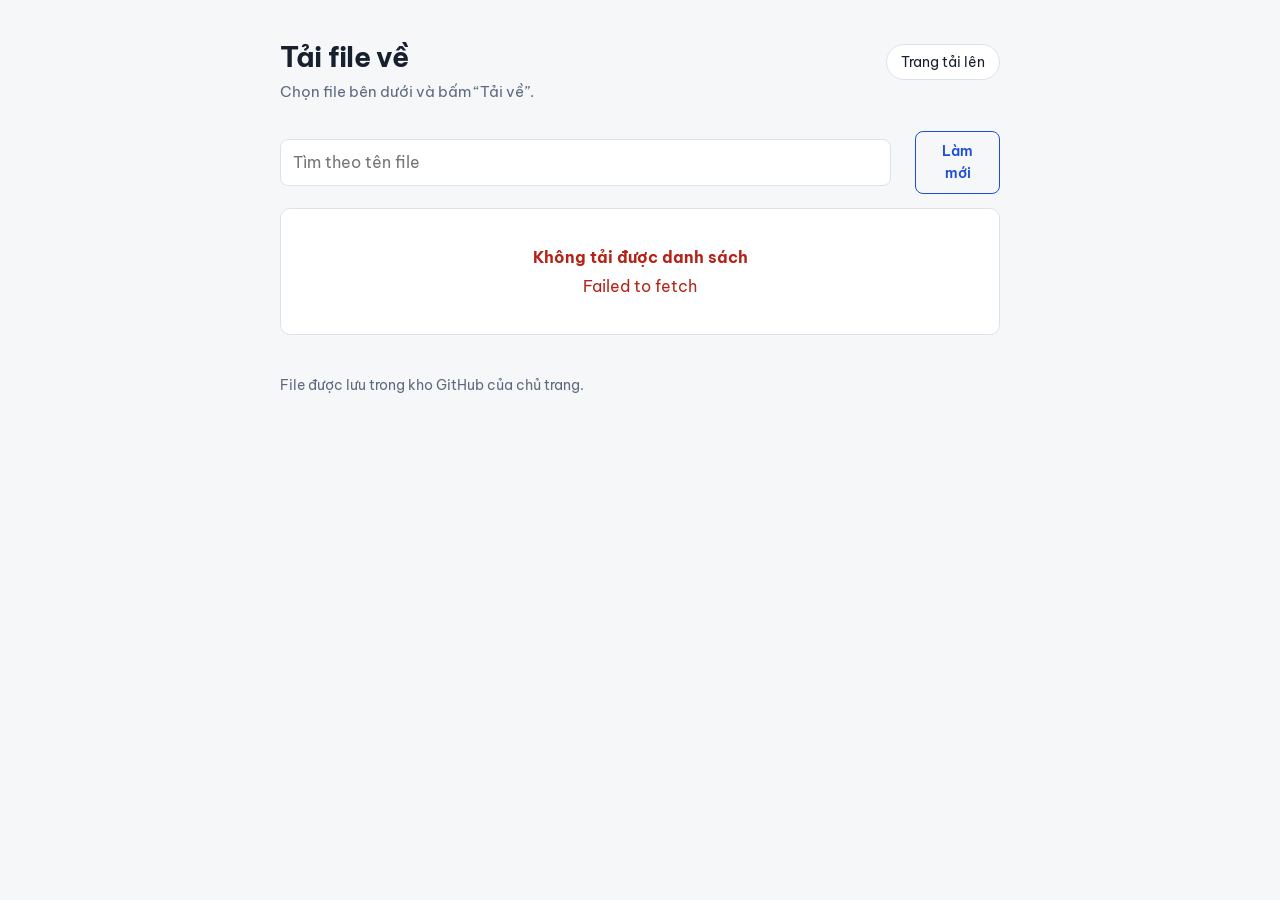
<file: index.html>
<!DOCTYPE html>
<html lang="vi">
<head>
<meta charset="utf-8">
<meta name="viewport" content="width=device-width, initial-scale=1">
<title>Tải file về</title>
<link rel="preconnect" href="https://fonts.googleapis.com">
<link rel="preconnect" href="https://fonts.gstatic.com" crossorigin>
<link href="https://fonts.googleapis.com/css2?family=Be+Vietnam+Pro:wght@400;600;700&display=swap" rel="stylesheet">
<link rel="stylesheet" href="style.css">
<style>
  .tools{display:flex; gap:12px; align-items:center; margin-bottom:14px}
  .count{white-space:nowrap; font-size:.9rem}
  .list{list-style:none; margin:0; padding:0}
  .item{display:flex; align-items:center; gap:14px; padding:14px 16px; border-bottom:1px solid var(--line)}
  .item:last-child{border-bottom:0}
  .ext{flex:0 0 auto; min-width:46px; text-align:center; font-weight:700; font-size:.75rem;
       background:var(--accent-soft); color:var(--accent); border-radius:6px; padding:8px 6px}
  .meta{flex:1; min-width:0}
  .name{font-weight:600; overflow-wrap:anywhere}
  .size{font-size:.85rem; color:var(--muted)}
  .state{padding:36px 20px; text-align:center}
  .state strong{display:block; margin-bottom:4px}
  .err{color:var(--err)}
</style>
</head>
<body>
<div class="wrap">
  <header class="top">
    <div>
      <h1>Tải file về</h1>
      <p class="sub">Chọn file bên dưới và bấm “Tải về”.</p>
    </div>
    <a class="switch" href="upload.html">Trang tải lên</a>
  </header>

  <div class="tools">
    <input id="q" type="search" placeholder="Tìm theo tên file" aria-label="Tìm theo tên file">
    <span id="count" class="count muted"></span>
    <button id="reload" class="btn ghost" type="button">Làm mới</button>
  </div>

  <div class="card"><div id="out" class="state muted">Đang tải danh sách…</div></div>

  <footer>File được lưu trong kho GitHub của chủ trang.</footer>
</div>

<script src="config.js"></script>
<script>
(function(){
  const C = window.APP_CONFIG;
  const out = document.getElementById('out');
  const q = document.getElementById('q');
  const count = document.getElementById('count');
  let files = [];

  const fmt = n => {
    if (n < 1024) return n + ' B';
    const u = ['KB','MB','GB']; let i = -1;
    do { n /= 1024; i++; } while (n >= 1024 && i < 2);
    return n.toFixed(n < 10 ? 1 : 0) + ' ' + u[i];
  };
  const ext = n => { const m = n.match(/\.([a-z0-9]{1,5})$/i); return m ? m[1].toUpperCase() : 'FILE'; };
  const esc = s => s.replace(/[&<>"']/g, c => ({'&':'&amp;','<':'&lt;','>':'&gt;','"':'&quot;',"'":'&#39;'}[c]));

  async function load(){
    out.className = 'state muted'; out.textContent = 'Đang tải danh sách…';
    try{
      const url = `https://api.github.com/repos/${C.owner}/${C.repo}/contents/${encodeURIComponent(C.folder)}?ref=${encodeURIComponent(C.branch)}&_=${Date.now()}`;
      const r = await fetch(url, {headers:{Accept:'application/vnd.github+json'}});
      if (r.status === 404) { files = []; render(); return; }
      if (r.status === 403) throw new Error('GitHub tạm giới hạn lượt truy cập. Hãy thử lại sau ít phút.');
      if (!r.ok) throw new Error('Không đọc được danh sách (mã ' + r.status + ').');
      const data = await r.json();
      files = data.filter(f => f.type === 'file' && f.name !== '.gitkeep')
                  .sort((a,b) => a.name.localeCompare(b.name, 'vi'));
      render();
    }catch(e){
      out.className = 'state err';
      out.innerHTML = '<strong>Không tải được danh sách</strong>' + esc(e.message);
      count.textContent = '';
    }
  }

  function render(){
    const kw = q.value.trim().toLowerCase();
    const shown = files.filter(f => f.name.toLowerCase().includes(kw));
    count.textContent = files.length ? shown.length + '/' + files.length + ' file' : '';
    if (!shown.length){
      out.className = 'state muted';
      out.innerHTML = files.length
        ? '<strong>Không có file khớp</strong>Thử từ khóa khác.'
        : '<strong>Chưa có file nào</strong>Hãy tải file lên ở trang tải lên.';
      return;
    }
    out.className = ''; out.style.padding = '0';
    out.innerHTML = '<ul class="list">' + shown.map((f,i) => `
      <li class="item">
        <span class="ext">${esc(ext(f.name))}</span>
        <div class="meta"><div class="name">${esc(f.name)}</div><div class="size">${fmt(f.size)}</div></div>
        <button class="btn" type="button" data-i="${files.indexOf(f)}">Tải về</button>
      </li>`).join('') + '</ul>';
  }

  out.addEventListener('click', async e => {
    const b = e.target.closest('button[data-i]'); if (!b) return;
    const f = files[+b.dataset.i]; const old = b.textContent;
    b.disabled = true; b.textContent = 'Đang tải…';
    try{
      const r = await fetch(f.download_url, {cache:'no-store'});
      if (!r.ok) throw 0;
      const url = URL.createObjectURL(await r.blob());
      const a = document.createElement('a'); a.href = url; a.download = f.name;
      document.body.appendChild(a); a.click(); a.remove();
      setTimeout(() => URL.revokeObjectURL(url), 10000);
    }catch(_){
      window.open(f.download_url, '_blank', 'noopener'); // dự phòng
    }
    b.disabled = false; b.textContent = old;
  });

  q.addEventListener('input', render);
  document.getElementById('reload').addEventListener('click', load);
  load();
})();
</script>
</body>
</html>
</file>
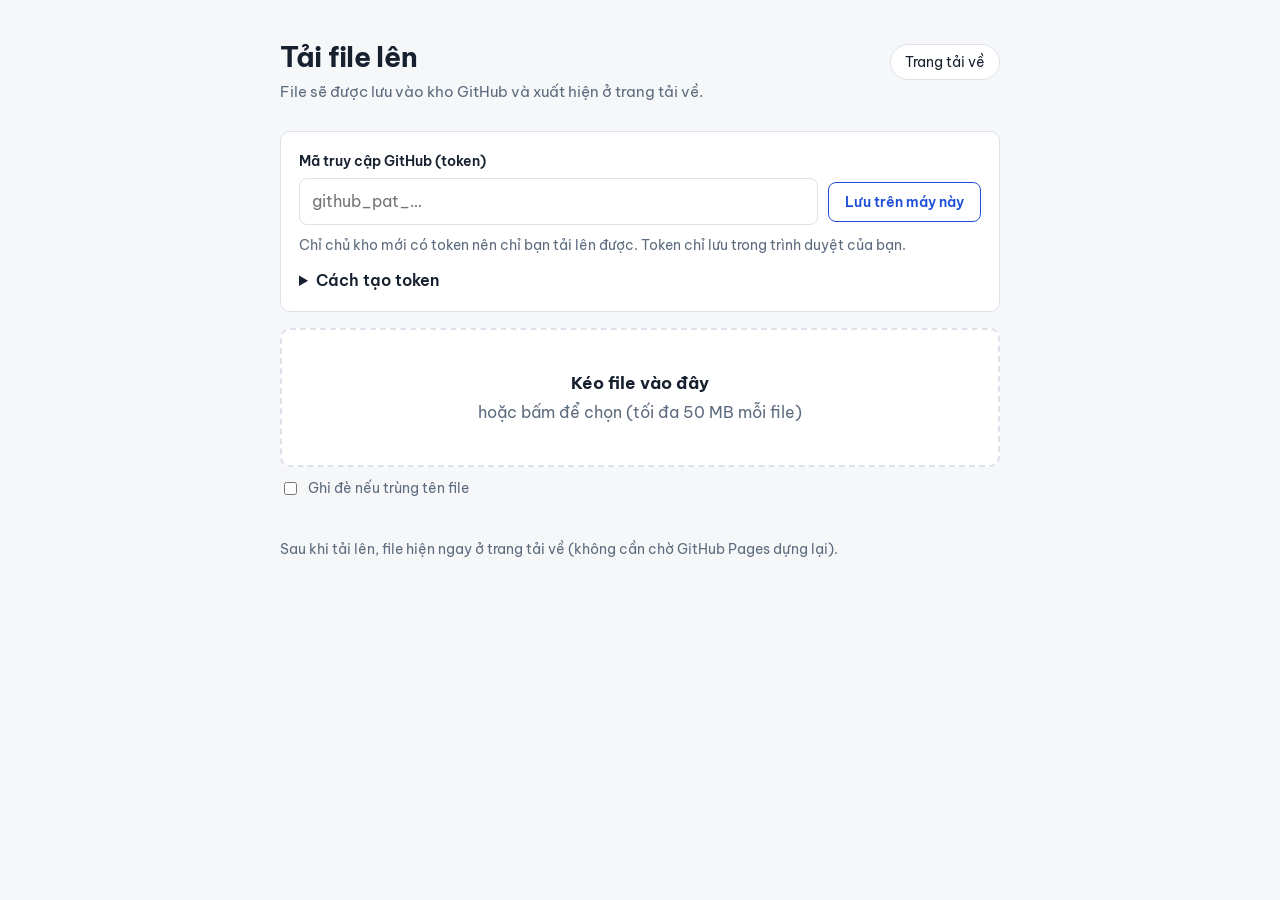
<file: upload.html>
<!DOCTYPE html>
<html lang="vi">
<head>
<meta charset="utf-8">
<meta name="viewport" content="width=device-width, initial-scale=1">
<title>Tải file lên</title>
<link rel="preconnect" href="https://fonts.googleapis.com">
<link rel="preconnect" href="https://fonts.gstatic.com" crossorigin>
<link href="https://fonts.googleapis.com/css2?family=Be+Vietnam+Pro:wght@400;600;700&display=swap" rel="stylesheet">
<link rel="stylesheet" href="style.css">
<style>
  .block{padding:18px; margin-bottom:16px}
  label.f{display:block; font-weight:600; font-size:.9rem; margin-bottom:6px}
  .row{display:flex; gap:10px; align-items:center; flex-wrap:wrap}
  .row input[type=password]{flex:1; min-width:200px}
  .check{display:flex; gap:8px; align-items:center; font-size:.9rem; margin-top:10px; color:var(--muted)}
  .drop{border:2px dashed var(--line); border-radius:var(--radius); padding:40px 20px; text-align:center;
        cursor:pointer; background:var(--surface); transition:border-color .15s, background .15s}
  .drop.over{border-color:var(--accent); background:var(--accent-soft)}
  .drop strong{display:block; font-size:1.05rem; margin-bottom:4px}
  .queue{list-style:none; margin:16px 0 0; padding:0}
  .q{padding:12px 16px; border-bottom:1px solid var(--line); display:flex; gap:12px; align-items:center}
  .q:last-child{border-bottom:0}
  .q .n{flex:1; min-width:0; overflow-wrap:anywhere; font-weight:600}
  .q .s{font-size:.85rem; color:var(--muted); white-space:nowrap}
  .q .s.ok{color:var(--ok)} .q .s.bad{color:var(--err)}
  .actions{display:flex; gap:10px; margin-top:14px; align-items:center}
  details summary{cursor:pointer; font-weight:600}
  details ol{margin:10px 0 0; padding-left:20px; font-size:.9rem}
  code{background:var(--accent-soft); padding:1px 6px; border-radius:4px; font-size:.88em}
  [hidden]{display:none!important}
</style>
</head>
<body>
<div class="wrap">
  <header class="top">
    <div>
      <h1>Tải file lên</h1>
      <p class="sub">File sẽ được lưu vào kho GitHub và xuất hiện ở trang tải về.</p>
    </div>
    <a class="switch" href="index.html">Trang tải về</a>
  </header>

  <section class="card block">
    <label class="f" for="token">Mã truy cập GitHub (token)</label>
    <div class="row">
      <input id="token" type="password" autocomplete="off" placeholder="github_pat_…">
      <button id="saveTok" class="btn ghost" type="button">Lưu trên máy này</button>
      <button id="clearTok" class="btn ghost" type="button" hidden>Xóa</button>
    </div>
    <p class="muted" style="margin:10px 0 0;font-size:.85rem">Chỉ chủ kho mới có token nên chỉ bạn tải lên được. Token chỉ lưu trong trình duyệt của bạn.</p>
    <details style="margin-top:12px">
      <summary>Cách tạo token</summary>
      <ol>
        <li>Vào GitHub → Settings → Developer settings → Fine-grained tokens → Generate new token.</li>
        <li>Repository access: chọn đúng kho của bạn.</li>
        <li>Permissions → Contents: <code>Read and write</code>.</li>
        <li>Tạo token, sao chép và dán vào ô trên.</li>
      </ol>
    </details>
  </section>

  <div id="drop" class="drop" tabindex="0" role="button" aria-label="Chọn file để tải lên">
    <strong>Kéo file vào đây</strong>
    <span class="muted">hoặc bấm để chọn (tối đa 50 MB mỗi file)</span>
    <input id="pick" type="file" multiple hidden>
  </div>

  <div class="check"><input id="over" type="checkbox"><label for="over">Ghi đè nếu trùng tên file</label></div>

  <div id="qwrap" class="card" style="margin-top:16px" hidden>
    <ul id="queue" class="queue" style="margin:0"></ul>
  </div>
  <div class="actions" id="act" hidden>
    <button id="go" class="btn" type="button">Tải lên</button>
    <button id="clear" class="btn ghost" type="button">Xóa danh sách</button>
    <span id="msg" class="muted" style="font-size:.9rem"></span>
  </div>

  <footer>Sau khi tải lên, file hiện ngay ở trang tải về (không cần chờ GitHub Pages dựng lại).</footer>
</div>

<script src="config.js"></script>
<script>
(function(){
  const C = window.APP_CONFIG, MAX = 50 * 1024 * 1024, KEY = 'gh_upload_token';
  const $ = id => document.getElementById(id);
  const tok = $('token'), drop = $('drop'), pick = $('pick'), queue = $('queue');
  let items = [];

  // ---- token ----
  try{ const t = localStorage.getItem(KEY); if (t){ tok.value = t; $('clearTok').hidden = false; } }catch(_){}
  $('saveTok').onclick = () => { try{ localStorage.setItem(KEY, tok.value.trim()); $('clearTok').hidden = false; $('msg').textContent = 'Đã lưu token.'; }catch(_){ $('msg').textContent = 'Không lưu được token.'; } };
  $('clearTok').onclick = () => { try{ localStorage.removeItem(KEY); }catch(_){} tok.value = ''; $('clearTok').hidden = true; };

  // ---- chọn file ----
  drop.onclick = () => pick.click();
  drop.onkeydown = e => { if (e.key === 'Enter' || e.key === ' '){ e.preventDefault(); pick.click(); } };
  pick.onchange = () => { add(pick.files); pick.value = ''; };
  ['dragenter','dragover'].forEach(ev => drop.addEventListener(ev, e => { e.preventDefault(); drop.classList.add('over'); }));
  ['dragleave','drop'].forEach(ev => drop.addEventListener(ev, e => { e.preventDefault(); drop.classList.remove('over'); }));
  drop.addEventListener('drop', e => add(e.dataTransfer.files));

  const fmt = n => n < 1048576 ? (n/1024).toFixed(0) + ' KB' : (n/1048576).toFixed(1) + ' MB';
  const clean = n => n.replace(/[\\/:*?"<>|#%]/g, '_').trim();

  function add(list){
    for (const f of list){
      const it = {file:f, name:clean(f.name), status:'wait', text:'Chờ tải lên'};
      if (f.size > MAX){ it.status = 'bad'; it.text = 'Quá 50 MB'; }
      items.push(it);
    }
    draw();
  }
  function draw(){
    $('qwrap').hidden = $('act').hidden = !items.length;
    queue.innerHTML = items.map(it => `<li class="q"><span class="n"></span><span class="s ${it.status==='ok'?'ok':it.status==='bad'?'bad':''}">${fmt(it.file.size)} · ${it.text}</span></li>`).join('');
    [...queue.children].forEach((li,i) => li.querySelector('.n').textContent = items[i].name);
  }
  $('clear').onclick = () => { items = []; draw(); $('msg').textContent = ''; };

  // ---- GitHub API ----
  const api = p => `https://api.github.com/repos/${C.owner}/${C.repo}/contents/${p}`;
  const hdr = t => ({Authorization:'Bearer ' + t, Accept:'application/vnd.github+json', 'Content-Type':'application/json'});
  const b64 = f => new Promise((res, rej) => {
    const r = new FileReader();
    r.onload = () => res(r.result.split(',')[1]);
    r.onerror = () => rej(new Error('Không đọc được file'));
    r.readAsDataURL(f);
  });

  async function upload(it, t){
    const path = encodeURIComponent(C.folder) + '/' + encodeURIComponent(it.name);
    let sha;
    const ex = await fetch(api(path) + '?ref=' + encodeURIComponent(C.branch), {headers:hdr(t), cache:'no-store'});
    if (ex.ok){
      if (!$('over').checked) throw new Error('Đã có file trùng tên');
      sha = (await ex.json()).sha;
    } else if (ex.status === 401) throw new Error('Token không hợp lệ');
    else if (ex.status !== 404) throw new Error('Lỗi kiểm tra (mã ' + ex.status + ')');

    const body = {message:'Tải lên ' + it.name, content: await b64(it.file), branch: C.branch};
    if (sha) body.sha = sha;
    const r = await fetch(api(path), {method:'PUT', headers:hdr(t), body:JSON.stringify(body)});
    if (!r.ok){
      let m = ''; try{ m = (await r.json()).message; }catch(_){}
      if (r.status === 403 || r.status === 404) throw new Error('Token thiếu quyền Contents: Read and write');
      throw new Error(m || 'Lỗi mã ' + r.status);
    }
  }

  $('go').onclick = async () => {
    const t = tok.value.trim();
    if (!t){ $('msg').textContent = 'Hãy nhập token trước.'; tok.focus(); return; }
    if (C.owner.startsWith('TEN_')){ $('msg').textContent = 'Chưa sửa owner/repo trong config.js.'; return; }
    $('go').disabled = true; $('msg').textContent = '';
    for (const it of items){
      if (it.status === 'ok' || it.status === 'bad' && it.file.size > MAX) continue;
      it.status = 'wait'; it.text = 'Đang tải lên…'; draw();
      try{ await upload(it, t); it.status = 'ok'; it.text = 'Xong'; }
      catch(e){ it.status = 'bad'; it.text = e.message; }
      draw();
    }
    const ok = items.filter(i => i.status === 'ok').length;
    $('msg').textContent = ok + '/' + items.length + ' file đã tải lên.';
    $('go').disabled = false;
  };
})();
</script>
</body>
</html>
</file>
<file: style.css>
:root{
  --bg:#f6f7f9; --surface:#ffffff; --ink:#16202e; --muted:#5d6b7e;
  --line:#dde2ea; --accent:#1d4ed8; --accent-ink:#ffffff; --accent-soft:#e8eefc;
  --ok:#0f7a4d; --err:#b42318; --warn-bg:#fff7e0; --warn-line:#f0d98a;
  --radius:10px;
}
@media (prefers-color-scheme:dark){
  :root{
    --bg:#10151d; --surface:#171e29; --ink:#e8edf4; --muted:#9aa7b8;
    --line:#2a3443; --accent:#6d97ff; --accent-ink:#0b1220; --accent-soft:#1c2a4a;
    --ok:#4cc38a; --err:#ff7b72; --warn-bg:#2b2410; --warn-line:#5a4a14;
  }
}
*{box-sizing:border-box}
html{font-size:16px}
body{
  margin:0; background:var(--bg); color:var(--ink);
  font-family:"Be Vietnam Pro",system-ui,-apple-system,"Segoe UI",Roboto,sans-serif;
  line-height:1.55; -webkit-font-smoothing:antialiased;
}
.wrap{max-width:760px; margin:0 auto; padding:40px 20px 64px}
header.top{display:flex; align-items:baseline; justify-content:space-between; gap:16px; margin-bottom:28px; flex-wrap:wrap}
h1{font-size:1.75rem; line-height:1.2; margin:0; font-weight:700; letter-spacing:-.01em}
.sub{color:var(--muted); margin:6px 0 0; font-size:.95rem}
a{color:var(--accent)}
.switch{font-size:.9rem; text-decoration:none; border:1px solid var(--line); border-radius:999px; padding:6px 14px; color:var(--ink); background:var(--surface)}
.switch:hover{border-color:var(--accent); color:var(--accent)}
:focus-visible{outline:2px solid var(--accent); outline-offset:2px}

.card{background:var(--surface); border:1px solid var(--line); border-radius:var(--radius)}
.btn{
  font:inherit; font-weight:600; font-size:.9rem; cursor:pointer;
  border:1px solid var(--accent); background:var(--accent); color:var(--accent-ink);
  padding:8px 16px; border-radius:8px; text-decoration:none; display:inline-block;
}
.btn:hover{filter:brightness(1.08)}
.btn:disabled{opacity:.5; cursor:not-allowed}
.btn.ghost{background:transparent; color:var(--accent)}
input[type=text],input[type=password],input[type=search]{
  font:inherit; width:100%; padding:10px 12px; border:1px solid var(--line);
  border-radius:8px; background:var(--surface); color:var(--ink);
}
.muted{color:var(--muted)}
.notice{border:1px solid var(--warn-line); background:var(--warn-bg); border-radius:var(--radius); padding:12px 14px; font-size:.9rem}
footer{margin-top:40px; color:var(--muted); font-size:.85rem}
@media (prefers-reduced-motion:reduce){*{transition:none!important; animation:none!important}}
</file>
